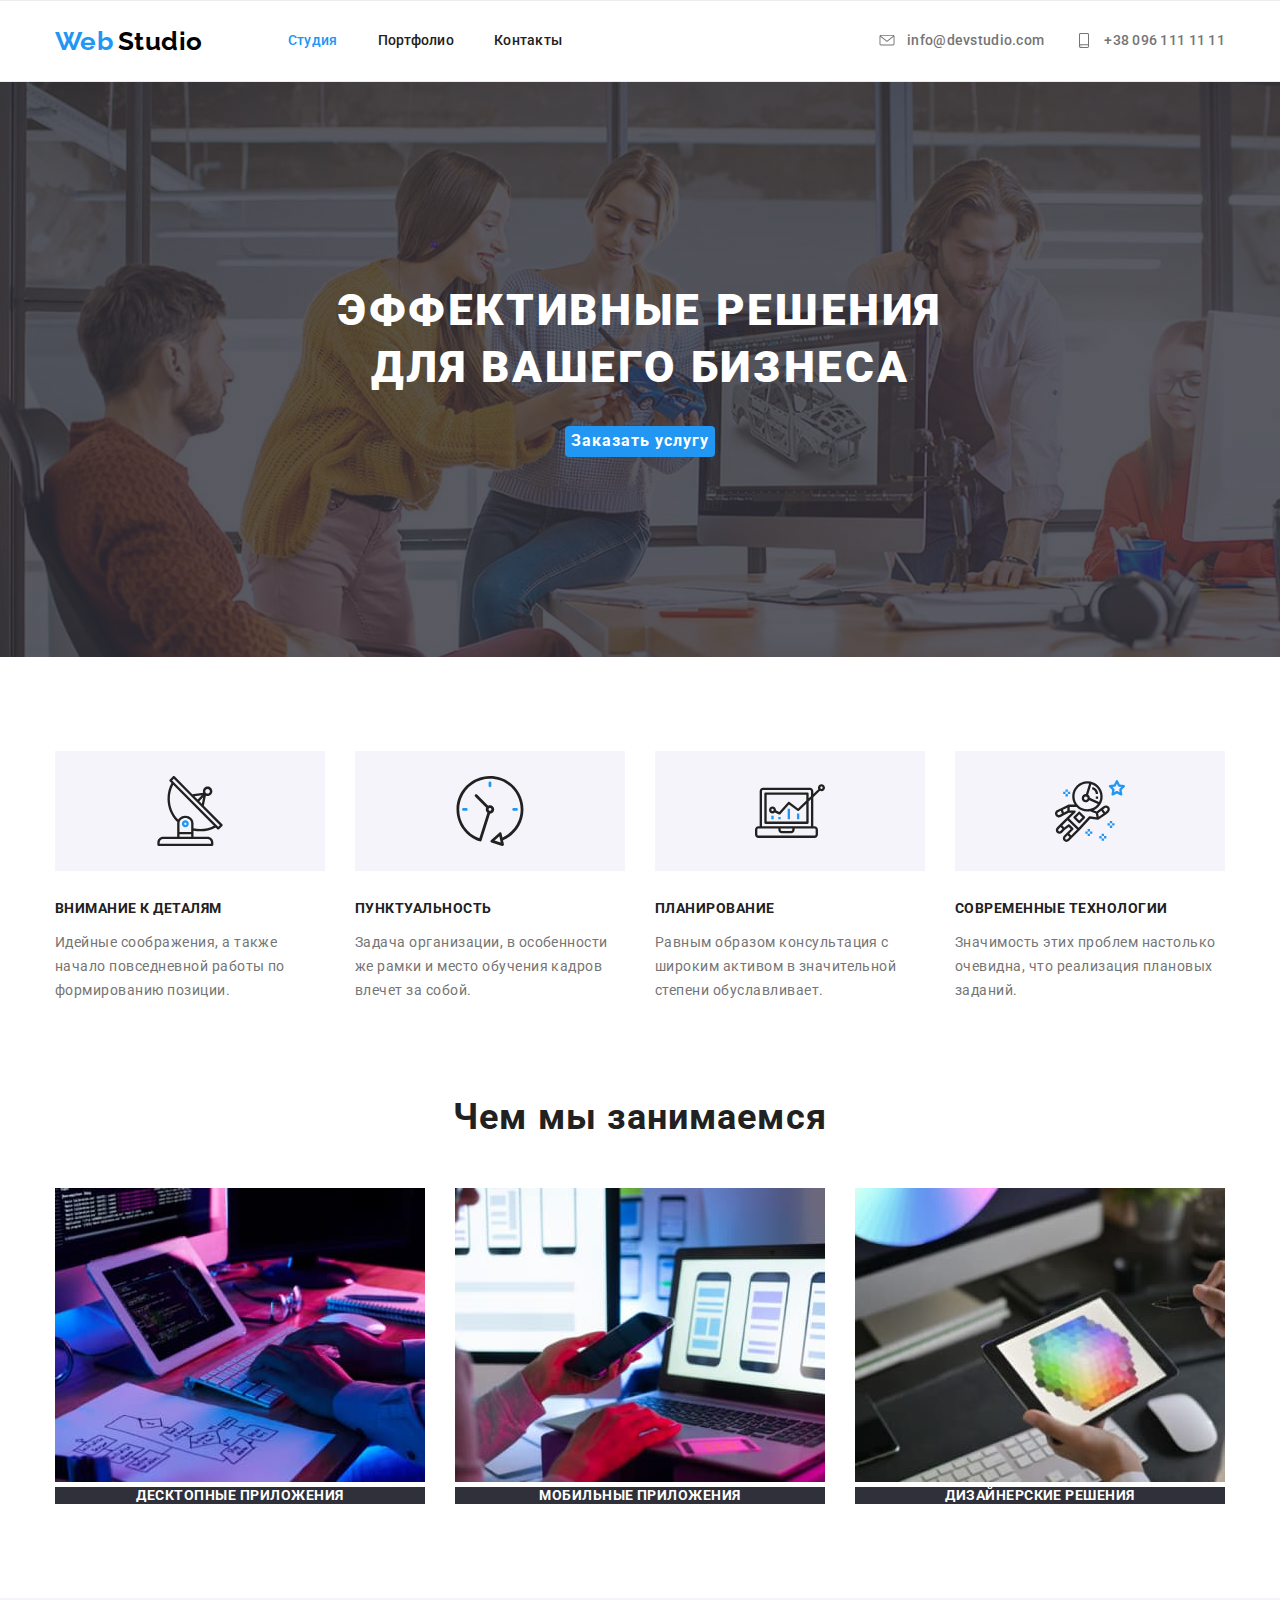
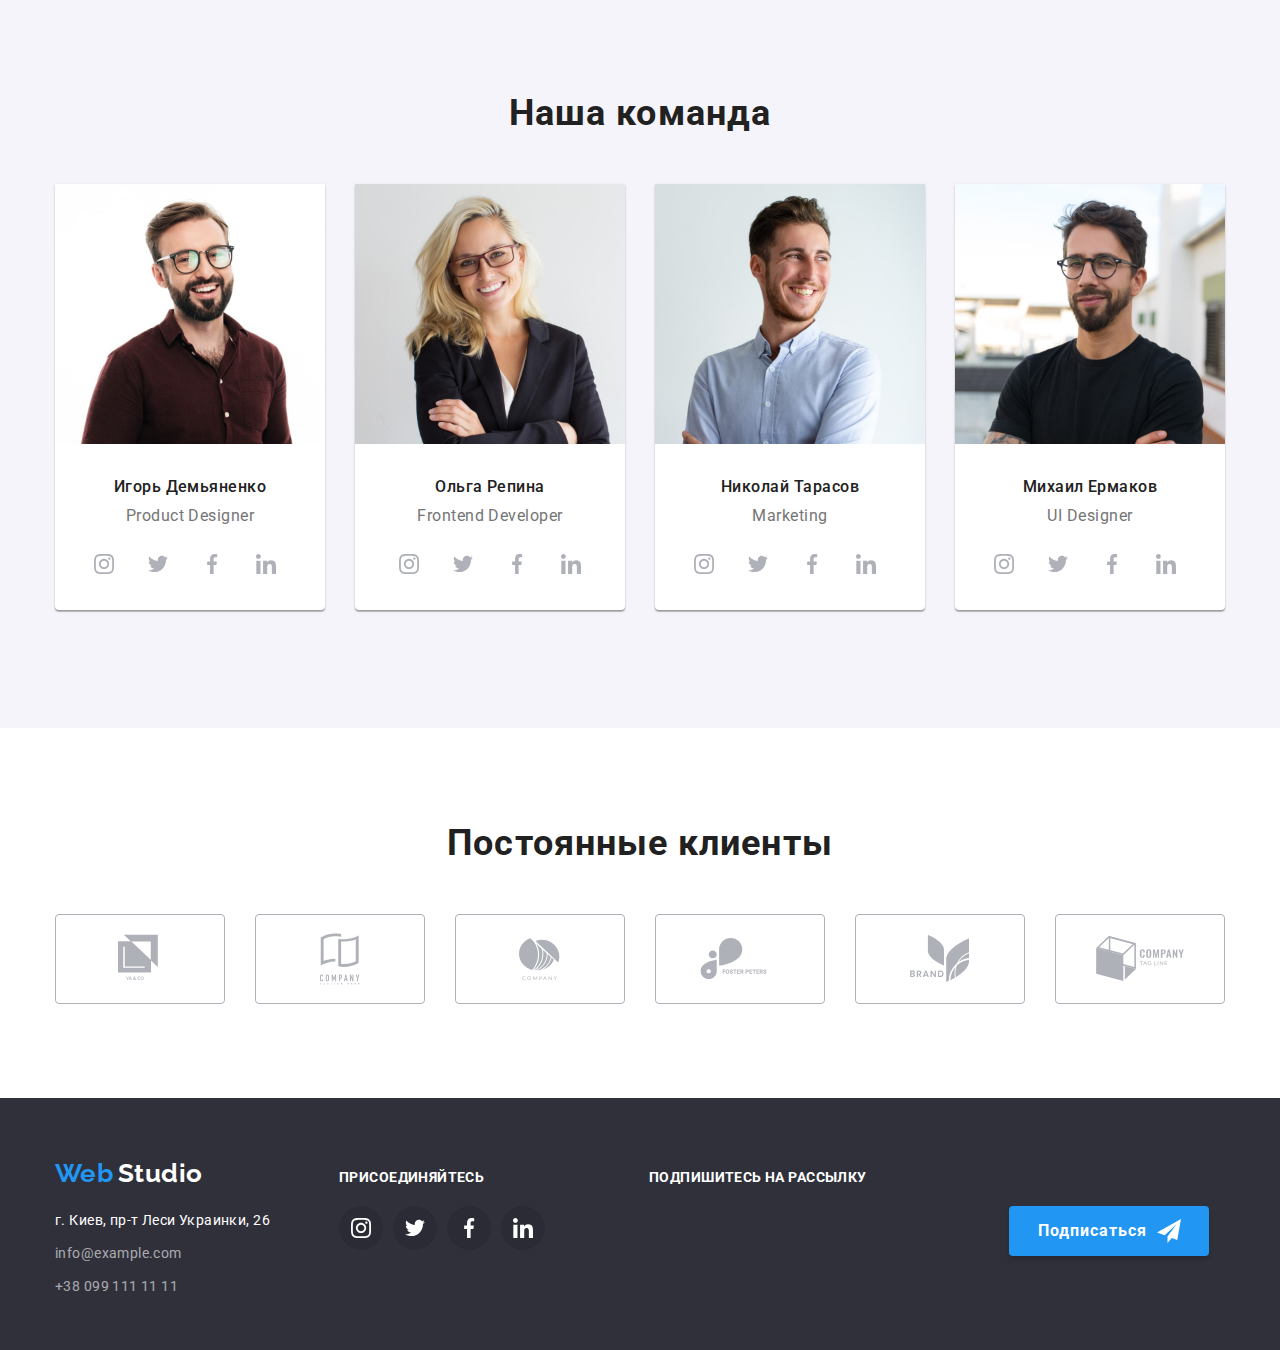
<file: index.html>
<!DOCTYPE html>
<html lang="ru">
  <head>
    <meta charset="UTF-8" />
    <meta name="viewport" content="width=device-width, initial-scale=1.0" />
    <title>Web Studio</title>
    <link
      rel="stylesheet"
      href="https://cdnjs.cloudflare.com/ajax/libs/modern-normalize/0.7.0/modern-normalize.min.css"
    />
    <link
      href="https://fonts.googleapis.com/css2?family=Raleway:wght@700&family=Roboto:wght@400;500;700;900&display=swap"
      rel="stylesheet"
    />
    <link rel="stylesheet" href="./css/main.css" />
  </head>

  <body>
    <!-- шапка страницы -->
    <header class="page-header">
      <div class="container main-header">
        <!-- логотип компании -->
        <a href="./" class="logo-header">
          <span class="logo main">Web</span>
          <span class="logo second">Studio</span>
        </a>

        <!-- главная навигация -->
        <nav>
          <ul class="site-nav list">
            <li class="item">
              <a href="./index.html" class="link current">Студия</a>
            </li>
            <li class="item">
              <a href="./portfolio.html" class="link">Портфолио</a>
            </li>
            <li class="item"><a href="" class="link">Контакты</a></li>
          </ul>
        </nav>

        <!-- adress -->
        <address class="site-nav">
          <a href="mailto:info@devstudio.com" class="contacts"
            >
            <svg class="icon-contacts">
              <use xlink:href="./images/sprite.svg#email"></use>
            </svg>
            info@devstudio.com
            </a
          >
          <a href="tel:+380961111111" class="contacts">
            <svg class="icon-contacts">
              <use xlink:href="./images/sprite.svg#smartphone"></use>
            </svg>
            +38 096 111 11 11</a>
        </address>
      </div>
    </header>

    
    

    <main>

      <!-- Hero -->
      <section class="hero">
        <div class="container-hero">
          <h1 class="hero-title">
            Эффективные решения <br />
            для вашего бизнеса
          </h1>
          <button type="button" class="button">Заказать услугу</button>
        </div>
      </section>

      <!-- about us -->
      <section class="section features">
        <div class="container">
          <h2 class="section-title" hidden>О нас</h2>

          <ul class="about-us list">
            <li class="item">
              <div class="img-about">
              <svg class="icon" width="70" height="70">
                <use xlink:href="./images/sprite.svg#antenna"></use>
              </svg>
              </div>
              <h3 class="title">Внимание к деталям</h3>
              <p class="content">
                Идейные соображения, а также начало повседневной работы по
                формированию позиции.
              </p>
            </li>
            <li class="item">
              <div class="img-about">
              <svg class="icon" width="70" height="70">
                <use xlink:href="./images/sprite.svg#clock"></use>
              </svg>
              </div>
              <h3 class="title">Пунктуальность</h3>
              <p class="content">
                Задача организации, в особенности же рамки и место обучения
                кадров влечет за собой.
              </p>
            </li>
            <li class="item">
              <div class="img-about">
                <svg class="icon" width="70" height="70">
                  <use xlink:href="./images/sprite.svg#diagram"></use>
                </svg>
              </div>
              <h3 class="title">Планирование</h3>
              <p class="content">
                Равным образом консультация с широким активом в значительной
                степени обуславливает.
              </p>
            </li>
            <li class="item">
              <div class="img-about">
                <svg class="icon" width="70" height="70">
                  <use xlink:href="./images/sprite.svg#astronaut"></use>
                </svg>
              </div>
              <h3 class="title">Современные технологии</h3>
              <p class="content">
                Значимость этих проблем настолько очевидна, что реализация
                плановых заданий.
              </p>
            </li>
          </ul>
        </div>
      </section>

      <!-- Work section -->
      <section class="section">
        <div class="container">
          <h2 class="section-title">Чем мы занимаемся</h2>

          <ul class="work-list list">
            <li class="item">
              <a href=""
                ><img src="./images/box-1.jpg" alt="box-1" width="370"
              /></a>
              <h3 class="title title-utilities">Десктопные приложения</h3>
            </li>

            <li class="item">
              <a href=""
                ><img src="./images/box-2.jpg" alt="box-2" width="370"
              /></a>
              <h3 class="title title-utilities">Мобильные приложения</h3>
            </li>

            <li class="item">
              <a href=""
                ><img
                  src="./images/box-3.jpg"
                  alt="box-3"
                  width="370"
              /></a>
              <h3 class="title title-utilities">Дизайнерские решения</h3>
            </li>
          </ul>
        </div>
      </section>

      <!-- our team -->

      <section class="section-team">
          <div class="container">
            <h2 class="section-title">Наша команда</h2>
            <ul class="our-team list">
              <li class="item">
                <img src="./images/our-team-1.jpg" alt="дизайнер" width="270" />
                <h3 class="name-team">Игорь Демьяненко</h3>
                <p class="name-text">Product Designer</p>
                <ul class="links list">
                  <li class="item-links">
                    <a  class="box-media" href="https://www.instagram.com/" aria-label="ссылка на Instagram">
                      <svg class="instagram" width="20" height="20">
                        <use href="./images/sprite.svg#instagram"></use>
                      </svg>
                    </a>
                  </li>
                  <li class="item-links">
                    <a class="box-media" href="https://twitter.com/" aria-label="ссылка на Twitter">
                      <svg class="" width="20" height="20">
                        <use href="./images/sprite.svg#twitter"></use>
                      </svg>
                    </a>
                  </li>
                  <li class="item-links">
                    <a class="box-media" href="https://www.facebook.com/" aria-label="ссылка на Facebook">
                      <svg class="" width="20" height="20">
                        <use href="./images/sprite.svg#facebook"></use>
                      </svg>
                    </a>
                  </li>
                  <li class="item-links">
                    <a class="box-media" href="https://www.linkedin.com/" aria-label="ссылка на linkedin">
                      <svg class="" width="20" height="20">
                        <use href="./images/sprite.svg#linkedin"></use>
                      </svg>
                    </a>
                  </li>
                </ul>
              </li>
       
              <li class="item">
                <img src="./images/our-team-2.jpg" alt="фронтенд разработчик" width="270" />
                <h3 class="name-team">Ольга Репина</h3>
                <p class="name-text">Frontend Developer</p>
                <ul class="links list">
                  <li class="item-links">
                    <a class="box-media" href="https://www.instagram.com/" aria-label="ссылка на Instagram">
                      <svg class="" width="20" height="20">
                        <use href="./images/sprite.svg#instagram"></use>
                      </svg>
                    </a>
                  </li>
                  <li class="item-links">
                    <a class="box-media" href="https://twitter.com/" aria-label="ссылка на Twitter">
                      <svg class="" width="20" height="20">
                        <use href="./images/sprite.svg#twitter"></use>
                      </svg>
                    </a>
                  </li>
                  <li class="item-links">
                    <a class="box-media" href="https://www.facebook.com/" aria-label="ссылка на Facebook">
                      <svg class="" width="20" height="20">
                        <use href="./images/sprite.svg#facebook"></use>
                      </svg>
                    </a>
                  </li class="item-links">
                  <li>
                    <a class="box-media" href="https://www.linkedin.com/" aria-label="ссылка на linkedin">
                      <svg class="" width="20" height="20">
                        <use href="./images/sprite.svg#linkedin"></use>
                      </svg>
                    </a>
                  </li>
                </ul>
              </li>
          
              <li class="item">
                <img src="./images/our-team-3.jpg" alt="Маркетинг" width="270" />
                <h3 class="name-team">Николай Тарасов</h3>
                <p class="name-text">Marketing</p>
          
                <ul class="links list">
                  <li class="item-links">
                    <a class="box-media" href="https://www.instagram.com/" aria-label="ссылка на Instagram">
                      <svg class="" width="20" height="20">
                        <use href="./images/sprite.svg#instagram"></use>
                      </svg>
                    </a>
                  </li>
                  <li class="item-links">
                    <a class="box-media" href="https://twitter.com/" aria-label="ссылка на Twitter">
                      <svg class="" width="20" height="20">
                        <use href="./images/sprite.svg#twitter"></use>
                      </svg>
                    </a>
                  </li>
                  <li class="item-links">
                    <a class="box-media" href="https://www.facebook.com/" aria-label="ссылка на Facebook">
                      <svg class="" width="20" height="20">
                        <use href="./images/sprite.svg#facebook"></use>
                      </svg>
                    </a>
                  </li>
                  <li class="item-links">
                    <a class="box-media" href="https://www.linkedin.com/" aria-label="ссылка на linkedin">
                      <svg class="" width="20" height="20">
                        <use href="./images/sprite.svg#linkedin"></use>
                      </svg>
                    </a>
                  </li>
                </ul>
              </li>
          
              <li class="item">
                <img src="./images/our-team-4.jpg" alt="дизайнер" width="270" />
                <h3 class="name-team">Михаил Ермаков</h3>
                <p class="name-text">UI Designer</p>
          
                <ul class="links list">
                  <li class="item-links">
                    <a class="box-media" href="https://www.instagram.com/" aria-label="ссылка на Instagram">
                      <svg class="" width="20" height="20">
                        <use href="./images/sprite.svg#instagram"></use>
                      </svg>
                    </a>
                  </li>
                  <li class="item-links">
                    <a class="box-media" href="https://twitter.com/" aria-label="ссылка на Twitter">
                      <svg class="" width="20" height="20">
                        <use href="./images/sprite.svg#twitter"></use>
                      </svg>
                    </a>
                  </li>
                  <li class="item-links">
                    <a class="box-media" href="https://www.facebook.com/" aria-label="ссылка на Facebook">
                      <svg class="" width="20" height="20">
                        <use href="./images/sprite.svg#facebook"></use>
                      </svg>
                    </a>
                  </li>
                  <li class="item-links">
                    <a class="box-media" href="https://www.linkedin.com/" aria-label="ссылка на linkedin">
                      <svg class="" width="20" height="20">
                        <use href="./images/sprite.svg#linkedin"></use>
                      </svg>
                    </a>
                  </li>
                </ul>
              </li>
            </ul>
          </div>
      
      </section>

      <!-- our clients -->
      <section class="section clients">
        <div class="container">
          <h2 class="section-title">Постоянные клиенты</h2>
          <ul class="section list">
            <li class="item clients">
              <a class="company" href="">
                <svg class="icon-client" width="44" height="50">
                  <use xlink:href="./images/sprite.svg#client-1"></use>
                </svg>
              </a>
            </li>

            <li class="item clients">
              <a class="company" href="">
                <svg class="icon-client" width="40" height="52">
                  <use xlink:href="./images/sprite.svg#client-2"></use>
                </svg>
              </a>
            </li>

            <li class="item clients">
              <a class="company" href="">
                <svg class="icon-client" width="41" height="42.6">
                  <use xlink:href="./images/sprite.svg#client-3"></use>
                </svg>
              </a>
            </li>

            <li class="item clients">
              <a class="company" href="">
                <svg class="icon-client" width="80" height="42">
                  <use xlink:href="./images/sprite.svg#client-4"></use>
                </svg>
              </a>
            </li>

            <li class="item clients">
              <a class="company" href="">
                <svg class="icon-client" width="59" height="47">
                  <use xlink:href="./images/sprite.svg#client-5"></use>
                </svg>
              </a>
            </li>

            <li class="item clients">
              <a class="company" href="">
                <svg class="icon-client" width="88.5" height="45.5">
                  <use xlink:href="./images/sprite.svg#client-6"></use>
                </svg>
              </a>
            </li>
          </ul>
        </div>
      </section>
    </main>

    <!-- footer -->

    <footer class="bg-footer">
      <div class="container">
        <div class="address-footer">
          <!-- логотип компании -->
          <a href="./" class="logo-footer">
            <span class="logo main">Web</span>
            <span class="logo white">Studio</span>
          </a>
          <br />

          <!-- e-mail and phone -->
          <address>
            <p class="address">г. Киев, пр-т Леси Украинки, 26</p>
            <br />

            <a href="mailto:info@example.com" class="footer-contacts"
              >info@example.com</a
            >
            <br />
            <a href="tel:+380991111111" class="footer-contacts"
              >+38 099 111 11 11</a
            ><br />
          </address>
        </div>

        <!-- соц сети -->
        <div class="join">
          <b class="join-us">присоединяйтесь</b>

          <ul class="links list">
            <li class="item-links">
              <a class="footer-media" href="" aria-label="ссылка на Instagram">
              <svg class="" width="20" height="20">
                <use href="./images/sprite.svg#instagram"></use>
              </svg>
            </a>
          </li>
            <li class="item-links">
              <a class="footer-media" href="" aria-label="ссылка на Twitter">
              <svg class="" width="20" height="20">
                <use href="./images/sprite.svg#twitter"></use>
              </svg>
            </a>
          </li>
            <li class="item-links">
              <a class="footer-media" href="" aria-label="ссылка на Facebook">
              <svg class="" width="20" height="20">
                <use href="./images/sprite.svg#facebook"></use>
              </svg>
            </a>
          </li>
            <li class="item-links">
              <a class="footer-media" href="" aria-label="ссылка на linkedin">
              <svg class="" width="20" height="20">
                <use href="./images/sprite.svg#linkedin"></use>
              </svg>
            </a>
          </li>
          </ul>
        </div>

        <!-- подписка -->
        <div class="sigh">
          <b class="join-us">подпишитесь на рассылку</b>
          <button type="button" class="button-footer">
            Подписаться
          <svg class="send" width="24" height="24">
            <use xlink:href="./images/sprite.svg#send"></use>
          </svg>
        </button>
        </div>
      </div>
    </footer>
  </body>
</html>
</file>
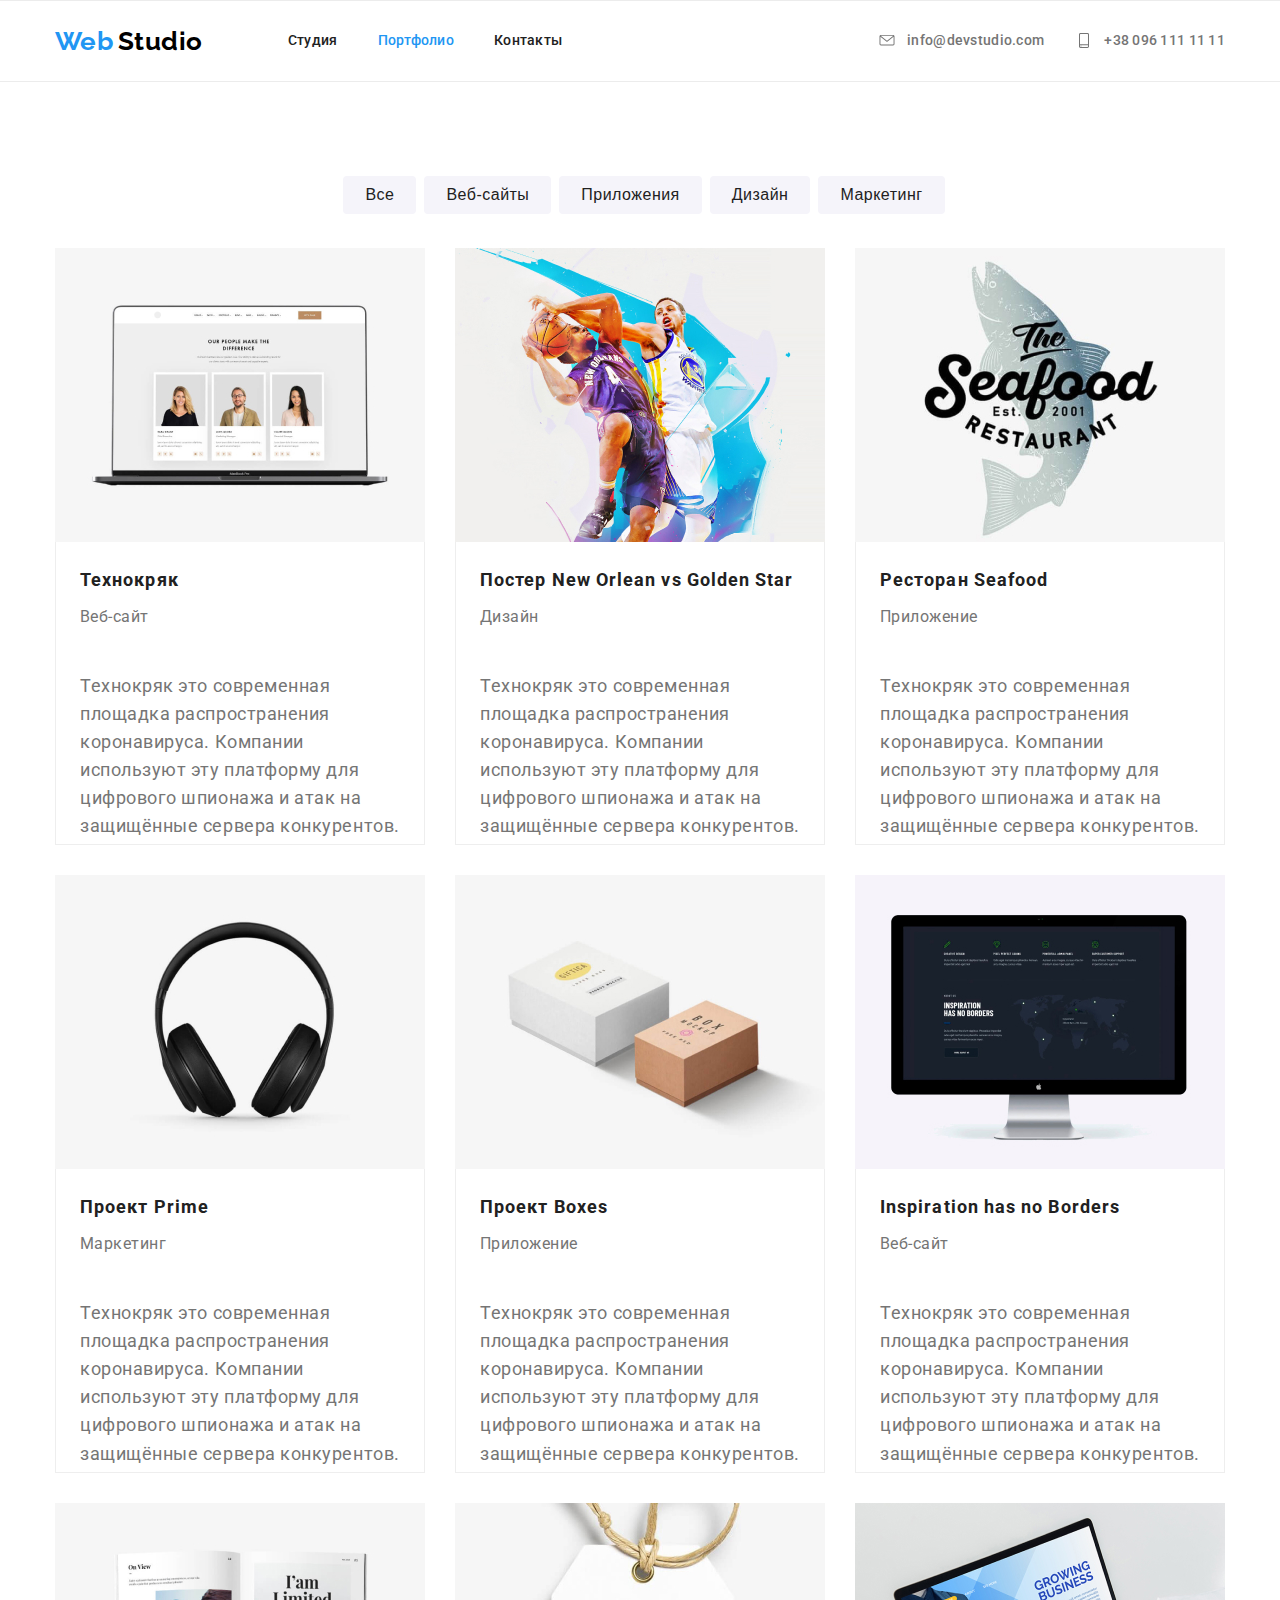
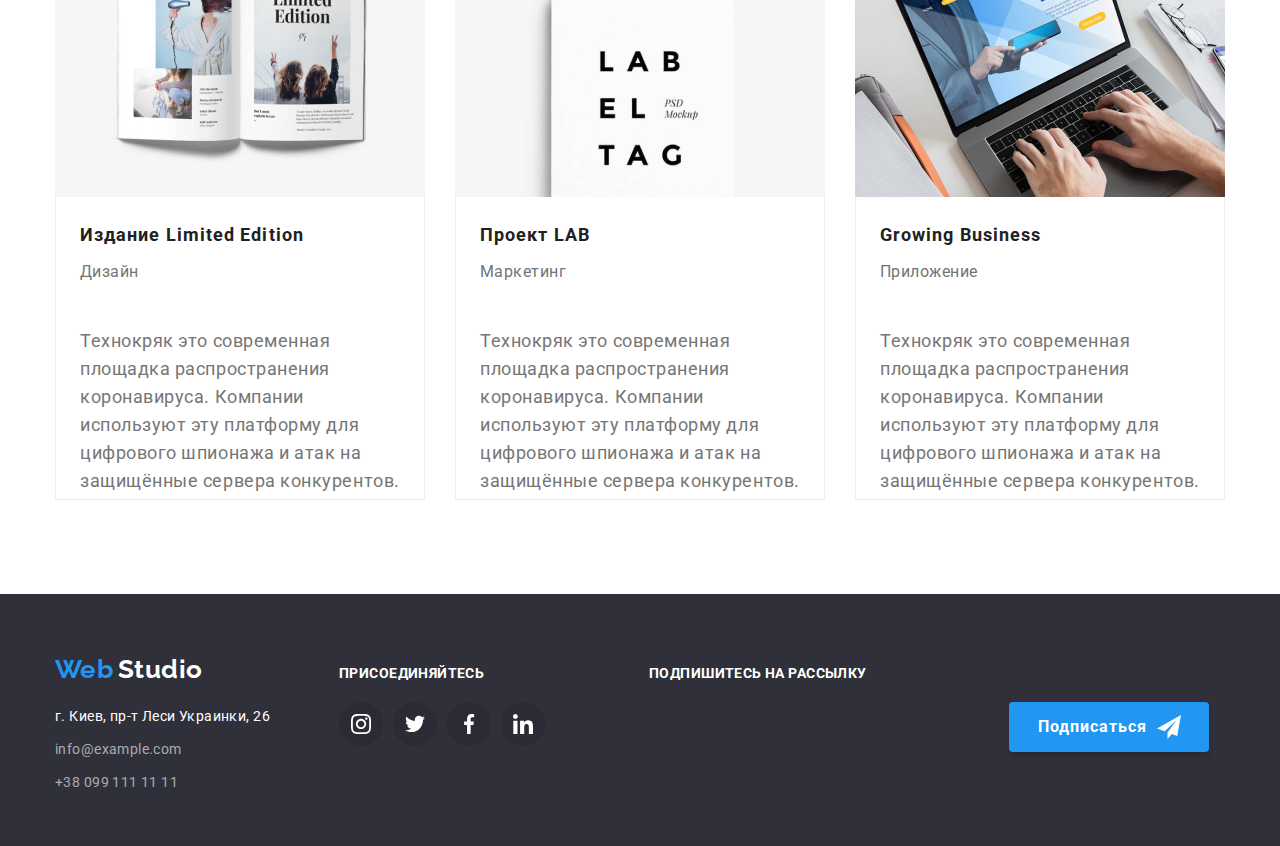
<file: portfolio.html>
<!DOCTYPE html>
<html lang="ru">
  <head>
    <meta charset="UTF-8" />
    <meta name="viewport" content="width=device-width, initial-scale=1.0" />
    <title>Web Studio</title>
    <link
      rel="stylesheet"
      href="https://cdnjs.cloudflare.com/ajax/libs/modern-normalize/0.7.0/modern-normalize.min.css"
    />
    <link
      href="https://fonts.googleapis.com/css2?family=Raleway:wght@700&family=Roboto:wght@400;500;700;900&display=swap"
      rel="stylesheet"
    />
    <link rel="stylesheet" href="./css/main.css" />
  </head>

  <body>
    <!-- шапка страницы -->
    <header class="page-header">
      <div class="container main-header">
        <!-- логотип компании -->
        <a href="./" class="logo-header">
          <span class="logo main">Web</span>
          <span class="logo second">Studio</span>
        </a>

        <!-- главная навигация -->
        <nav>
          <ul class="site-nav list">
            <li class="item">
              <a href="./index.html" class="link">Студия</a>
            </li>
            <li class="item">
              <a href="./portfolio.html" class="link current">Портфолио</a>
            </li>
            <li class="item"><a href="" class="link">Контакты</a></li>
          </ul>
        </nav>

        <!-- adress -->
        <address class="site-nav">
          <a href="mailto:info@devstudio.com" class="contacts">
            <svg class="icon-contacts">
              <use xlink:href="./images/sprite.svg#email"></use>
            </svg>
            info@devstudio.com
          </a>
          <a href="tel:+380961111111" class="contacts">
            <svg class="icon-contacts">
              <use xlink:href="./images/sprite.svg#smartphone"></use>
            </svg>
            +38 096 111 11 11</a
          >
        </address>
      </div>
    </header>

    <main>
      <!-- navigation -->
      <section class="container">
        <h1 hidden>Портфолио</h1>
        <ul class="list portfolio">
          <li class="portfolio-button">
            <button type="button" class="radio-button">Все</button>
          </li>
          <li class="portfolio-button">
            <button type="button" class="radio-button">Веб-сайты</button>
          </li>
          <li class="portfolio-button">
            <button type="button" class="radio-button">Приложения</button>
          </li>
          <li class="portfolio-button">
            <button type="button" class="radio-button">Дизайн</button>
          </li>
          <li class="portfolio-button">
            <button type="button" class="radio-button">Маркетинг</button>
          </li>
        </ul>
      </section>

      <!-- Proects -->
      <section class="container">
        <ul class="list projects">
          <li class="flex-container">
            <a href="">
              <img
                src="./images/portfolio/tehcnocryak-1.jpg"
                alt="проект1"
                width="370"
                height="294"
                class="project-links"
              />
              <div class="portfolio-card-content">
                <h2 class="proects-title">Технокряк</h2>

                <p class="subtitle-proects">Веб-сайт</p>
                <p class="text-proects">
                  Технокряк это современная площадка распространения
                  коронавируса. Компании используют эту платформу для цифрового
                  шпионажа и атак на защищённые сервера конкурентов.
                </p>
              </div>
            </a>
          </li>

          <li class="flex-container">
            <a href="">
              <img
                src="./images/portfolio/poster-2.jpg"
                alt="проект2"
                width="370"
                height="294"
                class="project-links"
              />
              <div class="portfolio-card-content">
                <h2 class="proects-title">Постер New Orlean vs Golden Star</h2>
                <p class="subtitle-proects">Дизайн</p>
                <p class="text-proects">
                  Технокряк это современная площадка распространения
                  коронавируса. Компании используют эту платформу для цифрового
                  шпионажа и атак на защищённые сервера конкурентов.
                </p>
              </div>
            </a>
          </li>

          <li class="flex-container">
            <a href="">
              <img
                src="./images/portfolio/restaurant-3.jpg"
                alt="проект3"
                width="370"
                height="294"
                class="project-links"
              />
              <div class="portfolio-card-content">
                <h2 class="proects-title">Ресторан Seafood</h2>
                <p class="subtitle-proects">Приложение</p>
                <p class="text-proects">
                  Технокряк это современная площадка распространения
                  коронавируса. Компании используют эту платформу для цифрового
                  шпионажа и атак на защищённые сервера конкурентов.
                </p>
              </div>
            </a>
          </li>

          <li class="flex-container">
            <a href="">
              <img
                src="./images/portfolio/prime-4.jpg"
                alt="проект4"
                width="370"
                height="294"
                class="project-links"
              />
              <div class="portfolio-card-content">
                <h2 class="proects-title">Проект Prime</h2>
                <p class="subtitle-proects">Маркетинг</p>
                <p class="text-proects">
                  Технокряк это современная площадка распространения
                  коронавируса. Компании используют эту платформу для цифрового
                  шпионажа и атак на защищённые сервера конкурентов.
                </p>
              </div>
            </a>
          </li>

          <li class="flex-container">
            <a href="">
              <img
                src="./images/portfolio/boxes-5.jpg"
                alt="проект5"
                width="370"
                height="294"
                class="project-links"
              />
              <div class="portfolio-card-content">
                <h2 class="proects-title">Проект Boxes</h2>
                <p class="subtitle-proects">Приложение</p>
                <p class="text-proects">
                  Технокряк это современная площадка распространения
                  коронавируса. Компании используют эту платформу для цифрового
                  шпионажа и атак на защищённые сервера конкурентов.
                </p>
              </div>
            </a>
          </li>

          <li class="flex-container">
            <a href="">
              <img
                src="./images/portfolio/noborders-6.jpg"
                alt="проект6"
                width="370"
                height="294"
                class="project-links"
              />
              <div class="portfolio-card-content">
                <h2 class="proects-title">Inspiration has no Borders</h2>
                <p class="subtitle-proects">Веб-сайт</p>
                <p class="text-proects">
                  Технокряк это современная площадка распространения
                  коронавируса. Компании используют эту платформу для цифрового
                  шпионажа и атак на защищённые сервера конкурентов.
                </p>
              </div>
            </a>
          </li>

          <li class="flex-container">
            <a href="">
              <img
                src="./images/portfolio/limited-edition-7.jpg"
                alt="проект7"
                width="370"
                height="294"
                class="project-links"
              />
              <div class="portfolio-card-content">
                <h2 class="proects-title">Издание Limited Edition</h2>
                <p class="subtitle-proects">Дизайн</p>
                <p class="text-proects">
                  Технокряк это современная площадка распространения
                  коронавируса. Компании используют эту платформу для цифрового
                  шпионажа и атак на защищённые сервера конкурентов.
                </p>
              </div>
            </a>
          </li>

          <li class="flex-container">
            <a href="">
              <img
                src="./images/portfolio/lab-8.jpg"
                alt="проект8"
                width="370"
                height="294"
                class="project-links"
              />
              <div class="portfolio-card-content">
                <h2 class="proects-title">Проект LAB</h2>
                <p class="subtitle-proects">Маркетинг</p>
                <p class="text-proects">
                  Технокряк это современная площадка распространения
                  коронавируса. Компании используют эту платформу для цифрового
                  шпионажа и атак на защищённые сервера конкурентов.
                </p>
              </div>
            </a>
          </li>

          <li class="flex-container">
            <a href="">
              <img
                src="./images/portfolio/buisness-9.jpg"
                alt="проект9"
                width="370"
                height="294"
                class="project-links"
              />
              <div class="portfolio-card-content">
                <h2 class="proects-title">Growing Business</h2>
                <p class="subtitle-proects">Приложение</p>
                <p class="text-proects">
                  Технокряк это современная площадка распространения
                  коронавируса. Компании используют эту платформу для цифрового
                  шпионажа и атак на защищённые сервера конкурентов.
                </p>
              </div>
            </a>
          </li>
        </ul>
      </section>
    </main>

    <!-- footer -->

    <footer class="bg-footer">
      <div class="container">
        <div class="address-footer">
          <!-- логотип компании -->
          <a href="./" class="logo-footer">
            <span class="logo main">Web</span>
            <span class="logo white">Studio</span>
          </a>
          <br />

          <!-- e-mail and phone -->
          <address>
            <p class="address">г. Киев, пр-т Леси Украинки, 26</p>
            <br />

            <a href="mailto:info@example.com" class="footer-contacts"
              >info@example.com</a
            >
            <br />
            <a href="tel:+380991111111" class="footer-contacts"
              >+38 099 111 11 11</a
            ><br />
          </address>
        </div>

        <!-- соц сети -->
        <div class="join">
          <b class="join-us">присоединяйтесь</b>

          <ul class="links list">
            <li class="item-links">
              <a class="footer-media" href="" aria-label="ссылка на Instagram">
                <svg class="" width="20" height="20">
                  <use href="./images/sprite.svg#instagram"></use>
                </svg>
              </a>
            </li>
            <li class="item-links">
              <a class="footer-media" href="" aria-label="ссылка на Twitter">
                <svg class="" width="20" height="20">
                  <use href="./images/sprite.svg#twitter"></use>
                </svg>
              </a>
            </li>
            <li class="item-links">
              <a class="footer-media" href="" aria-label="ссылка на Facebook">
                <svg class="" width="20" height="20">
                  <use href="./images/sprite.svg#facebook"></use>
                </svg>
              </a>
            </li>
            <li class="item-links">
              <a class="footer-media" href="" aria-label="ссылка на linkedin">
                <svg class="" width="20" height="20">
                  <use href="./images/sprite.svg#linkedin"></use>
                </svg>
              </a>
            </li>
          </ul>
        </div>

        <!-- подписка -->
        <div class="sigh">
          <b class="join-us">подпишитесь на рассылку</b>
          <button type="button" class="button-footer">
            Подписаться
            <svg class="send" width="24" height="24">
              <use xlink:href="./images/sprite.svg#send"></use>
            </svg>
          </button>
        </div>
      </div>
    </footer>
  </body>
</html>
</file>
<file: css/main.css>
:root {
  --primary-text-color: #757575;
  --first-title-text-color: #212121;
  --accent-color: #2196f3;
  --primary-white-color: #ffffff;
  --second-bg-color: #f5f4fa;
  --bg-color-footer: #2f303a;
  --second-logo-color: #000000;
}

/* main styles */
html {
  box-sizing: border-box;
}

*,
*::before,
*::after {
  box-sizing: inherit;
}

body {
  background-color: var(--primary-white-color);
  color: var(--primary-text-color);
  font-family: Roboto, sans-serif;
  letter-spacing: 0.03em;
}

/* a classes */
a {
  text-decoration: none;
}

/* стили для index.html */

/* header */
.page-header {
  margin-left: auto;
  margin-right: auto;

  padding-left: 15px;
  padding-right: 15px;
  border: 1px solid #ececec;
  border-left: none;
  border-right: none;
  /* outline: 2px solid black; */
}

.container {
  margin-left: auto;
  margin-right: auto;
  width: 1200px;
  padding-left: 15px;
  padding-right: 15px;
}

/* logo */
.logo {
  font-family: Raleway, sans-serif;
  font-weight: 700;
  font-size: 26px;
  line-height: 1.19;
  text-decoration: none;
}
.logo.main {
  color: var(--accent-color);
}

.logo.second {
  color: var(--second-logo-color);
}

.logo.white {
  color: var(--primary-white-color);
}

/* sections */

.section {
  padding-bottom: 94px;
}

.section.features {
  padding-top: 94px;
}

.section .section-title .title {
  margin-top: 0;
  margin-bottom: 10;
  color: var(--first-title-text-color);
  font-weight: 700;
  font-size: 36px;
  line-height: 1.16;
  text-align: center;
}

/* Hero */
.hero {
  text-align: center;

  padding-top: 200px;
  padding-bottom: 200px;

  background-image: linear-gradient(
      to right,
      rgba(47, 48, 58, 0.8),
      rgba(47, 48, 58, 0.8)
    ),
    url(../images/Header.jpg);
}

.hero-title {
  margin-top: 0;
  margin-bottom: 30px;
  color: var(--primary-white-color);
  font-weight: 900;
  font-size: 44px;
  line-height: 1.3;
  letter-spacing: 0.06em;
  text-transform: uppercase;
}

/* Button */
.button {
  color: var(--primary-white-color);
  background-color: var(--accent-color);
  font-weight: 700;
  font-size: 16px;
  line-height: 1.8;
  align-items: center;
  text-align: center;
  letter-spacing: 0.06em;
  border-radius: 4px;
  text-decoration: none;
  border: none;
}

/* site nav */

.logo-header {
  margin-right: 85px;
}

.main-header {
  display: flex;
  align-items: center;
}

.site-nav {
  font-weight: 500;
  font-size: 14px;
  line-height: 1.14;
  letter-spacing: 0.02em;
}

/* header */

.site-nav .contacts {
  color: var(--primary-text-color);
  display: flex;
  font-weight: 500;
  font-size: 14px;
  height: 1.14;
  letter-spacing: 0.02em;
  font-style: normal;
  align-items: center;
  background-color: var(--primary-white-color);
}

.icon-contacts {
  width: 20px;
  height: 15px;
  align-items: center;
  margin-right: 10px;
  fill: currentColor;
}

.contacts:hover {
  color: var(--accent-color);
}

.site-nav {
  display: flex;
  margin-left: auto;
}

.site-nav .contacts + .contacts {
  margin-left: 30px;
}
.site-nav .contacts {
  padding-top: 32px;
  padding-bottom: 32px;
}

.site-nav .item:not(:last-child) {
  margin-right: 40px;
}

.site-nav .link {
  display: block;
  padding-top: 32px;
  padding-bottom: 32px;

  color: var(--first-title-text-color);
}

.site-nav .link:hover,
.site-nav .link:focus {
  color: var(--accent-color);
}

.site-nav .link.current {
  color: var(--accent-color);
}

.link.primary {
  color: var(--accent-color);
}

/* about us */
.about-us.list {
  display: flex;
}

.about-us.list .item {
  margin-right: 30px;
}

.about-us .title {
  color: var(--first-title-text-color);

  font-weight: 700;
  font-size: 14px;
  line-height: 1.14;
  text-transform: uppercase;
}

.img-about {
  display: flex;
  align-items: center;
  justify-content: center;
  width: 270px;
  height: 120px;

  background: var(--second-bg-color);
}
.content {
  margin-top: 0;
  margin-bottom: 0;

  font-size: 14px;
  line-height: 1.7;
}

.list {
  padding: 0;
  margin: 0;
  list-style: none;
}

.title {
  margin-top: 30px;
  margin-bottom: 10 px;
}

/* Work section */
.section-title {
  color: var(--first-title-text-color);
  margin-top: 0;
  margin-bottom: 50px;

  font-weight: bold;
  font-size: 36px;
  line-height: 42px;
  text-align: center;
  letter-spacing: 0.03em;
}

.title-utilities {
  background-color: var(--bg-color-footer);
  color: var(--primary-white-color);
  margin-top: 0;
  margin-bottom: 0;

  font-weight: bold;
  font-size: 14px;
  line-height: 1.2;
  text-align: center;
  text-transform: uppercase;
}
.work-list.list {
  display: flex;
}

.work-list.list .item {
  width: calc((100%-60px) / 3);
  margin-right: 30px;
}

.section.list.uttilities .item:last-child {
  margin-right: 0px;
}

/*our team */

.section-team {
  padding-top: 94px;
  padding-bottom: 94px;
  background-color: var(--second-bg-color);
}

.our-team.list {
  display: flex;
  padding-bottom: 24px;
}

.our-team.list .item {
  background-color: var(--primary-white-color);
  display: block;
  width: calc((100%-90px) / 4);
  margin-right: 30px;

  border-radius: 0px 0px 4px 4px;
  box-shadow: 0px 2px 1px rgba(0, 0, 0, 0.2), 0px 1px 1px rgba(0, 0, 0, 0.14),
    0px 1px 3px rgba(0, 0, 0, 0.12);
}

.name-team {
  color: var(--first-title-text-color);
  margin-top: 30px;
  margin-bottom: 10px;

  font-weight: 500;
  font-size: 16px;
  line-height: 1.18;
  text-align: center;
}

.name-text {
  margin-top: 0;
  margin-bottom: 16px;

  font-size: 16px;
  line-height: 1.18;
  text-align: center;
}

.item-links {
  margin-right: 10px;
  margin-bottom: 24px;
}

.box-media {
  display: flex;
  width: 44px;
  height: 44px;
  align-items: center;
  justify-content: center;
  fill: #afb1b8;
}

.box-media:hover {
  border-radius: 50%;
  background-color: var(--accent-color);
  fill: var(--primary-white-color);
}

/* our clients */
.section.clients {
  padding-top: 94px;
  padding-bottom: 94px;
}

.section.list {
  display: flex;
}

.section.list .item.clients {
  width: calc((100% - 150px) / 6);
  margin-right: 30px;
}

.company {
  display: flex;
  width: 170px;
  height: 90px;
  align-items: center;
  justify-content: center;
  fill: #afb1b8;
  border: 1px solid #afb1b8;
  border-radius: 4px;
}

.company:hover {
  fill: var(--accent-color);
  border: 1px solid var(--accent-color);
}

/* Footer section */

.footer-media {
  display: flex;
  width: 44px;
  height: 44px;
  align-items: center;
  justify-content: center;
  fill: #ffffff;
  background-color: rgba(0, 0, 0, 10%);
  border-radius: 50%;
}

.footer-media:hover {
  border-radius: 50%;
  background-color: var(--accent-color);
  fill: var(--primary-white-color);
}

.button-footer {
  margin-left: 360px;
  width: 200px;
  height: 50px;
  padding-left: 29px;
  color: var(--primary-white-color);
  background-color: var(--accent-color);
  box-shadow: 0px 4px 4px rgba(0, 0, 0, 0.15);
  border-radius: 4px;
  border: 0;
  cursor: pointer;
  font-weight: bold;
  font-size: 16px;
  line-height: 1.87;
  display: inline-flex;
  align-items: center;
  text-align: center;
  letter-spacing: 0.06em;
}

.button-footer .send {
  margin-left: 10px;
}

.bg-footer {
  background-color: var(--bg-color-footer);
  height: 252px;
}

.bg-footer .container {
  display: flex;
}

.address-footer {
  padding-top: 60px;
}

.logo-footer {
  display: inline-block;
  margin-bottom: 20px;
}
.address {
  color: var(--primary-white-color);

  font-size: 14px;
  line-height: 1.71;
  letter-spacing: 0.03em;
  font-style: normal;

  display: inline-block;
  margin-top: 0;
  margin-bottom: 9px;
}

.footer-contacts {
  color: rgba(255, 255, 255, 0.6);
  font-size: 14px;
  line-height: 1.71;
  letter-spacing: 0.03em;
  font-style: normal;

  display: inline-block;
  margin-bottom: 9px;
}

.container .join {
  padding-top: 72px;
  padding-left: 69px;
}

.links.list {
  display: flex;
  justify-content: center;
}

.sigh {
  padding-top: 72px;
  padding-left: 94px;
}

.join-us {
  color: var(--primary-white-color);
  display: block;
  margin-bottom: 20px;

  font-weight: bold;
  font-size: 14px;
  line-height: 1.14;
  letter-spacing: 0.03em;
  text-transform: uppercase;
}

/* стили для portfolio */

/* Buttons navigation */

.list.portfolio {
  display: flex;
  justify-content: center;
  padding-top: 94px;
}

.portfolio-button {
  margin-left: 8px;
}

.radio-button {
  color: var(--first-title-text-color);
  background-color: var(--second-bg-color);
  font-family: sans-serif;
  text-align: center;
  font-weight: 500;
  font-size: 16px;
  line-height: 1.62;
  letter-spacing: 0.03em;
  border: none;
  border-radius: 4px;
  align-items: center;

  padding-top: 6px;
  padding-right: 22px;
  padding-bottom: 6px;
  padding-left: 22px;
}

.radio-button:hover,
.radio-button:focus {
  color: var(--primary-white-color);
  background-color: var(--accent-color);
  box-shadow: 0px 4px 4px rgba(0, 0, 0, 0.25);
}

/* proects */

.list.projects {
  padding-top: 34px;
  padding-bottom: 94px;
  display: flex;
  flex-wrap: wrap;
}

.flex-container {
  width: calc((100% - 60px) / 3);
  margin-right: 30px;
  margin-bottom: 30px;

  box-sizing: border-box;
}

.flex-container:hover {
  box-shadow: 0px 4px 4px rgba(0, 0, 0, 0.25);
}

.portfolio-card-content {
  border: 1px solid #eeeeee;
  border-top: none;
}

.flex-container:nth-child(3n) {
  margin-right: 0px;
}

.flex-container:nth-last-child(-n + 3) {
  margin-bottom: 0;
}

.proects-title {
  color: var(--first-title-text-color);
  padding-top: 20px;
  padding-bottom: 4px;
  padding-left: 24px;
  padding-right: 24px;
  margin-top: 0;
  margin-bottom: 0;

  font-weight: bold;
  font-size: 18px;
  line-height: 2;
  letter-spacing: 0.06em;
}
.subtitle-proects {
  color: var(--primary-text-color);
  margin-top: 0px;
  margin-bottom: 0px;
  padding-bottom: 20px;
  padding-left: 24px;
  padding-right: 24px;
  font-size: 16px;
  line-height: 1.87;
  letter-spacing: 0.03em;
}

.text-proects {
  color: var(--primary-text-color);

  font-size: 18px;
  line-height: 1.56;
  letter-spacing: 0.03em;

  padding-top: 20px;
  padding-bottom: 4px;
  padding-left: 24px;
  padding-right: 24px;
  margin-top: 0;
  margin-bottom: 0;
}

.project-links {
  display: block;
}
</file>
